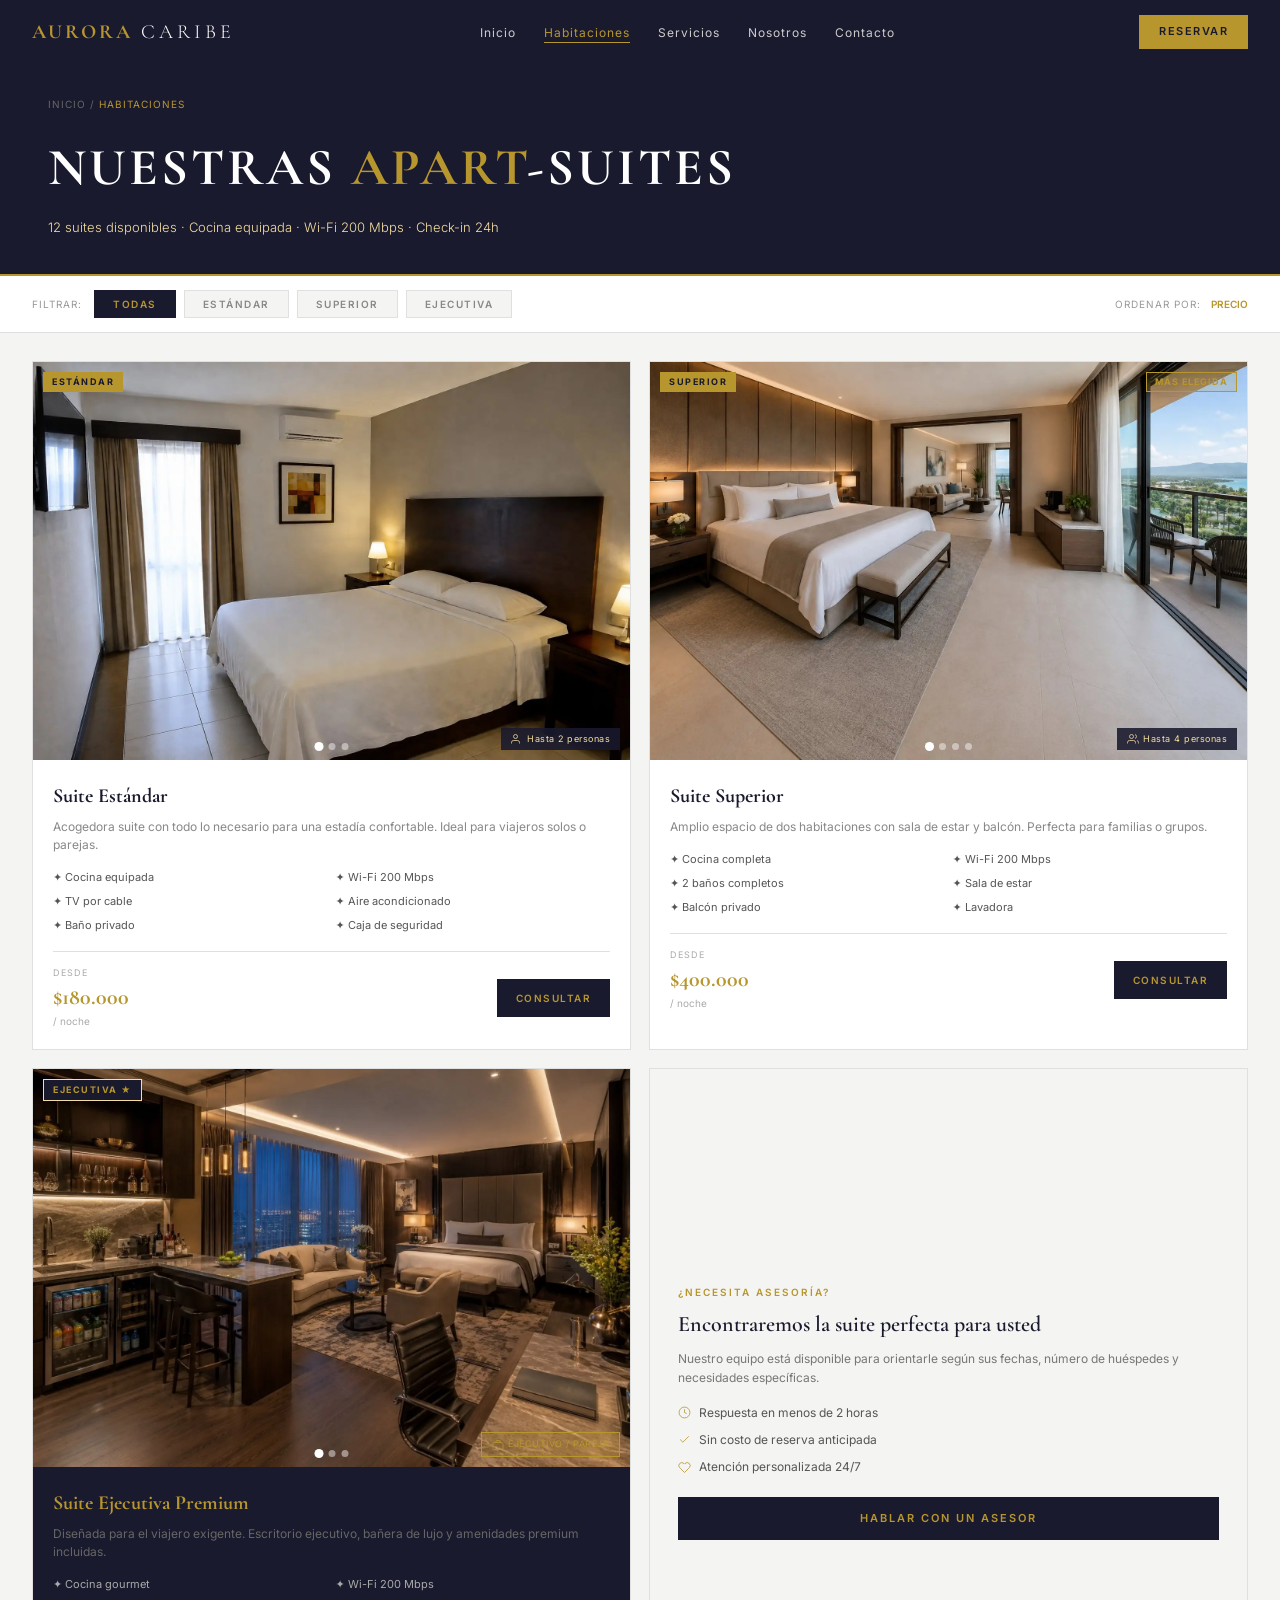
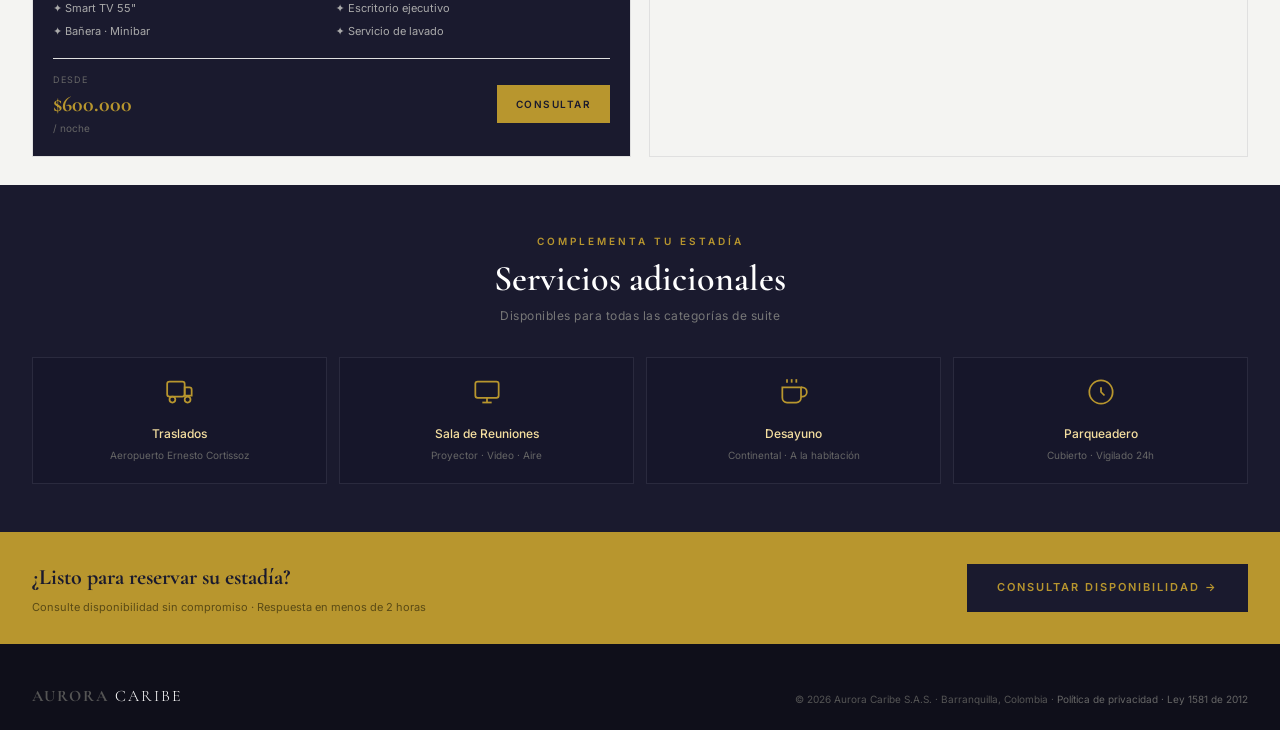
<file: Aurora Caribe 2.0/habitaciones.html>
<!DOCTYPE html>
<html lang="es">
<head>
  <meta charset="UTF-8">
  <meta name="viewport" content="width=device-width, initial-scale=1.0">
  <meta name="description" content="Conoce nuestras Apart-Suites en Barranquilla: Estándar, Superior y Ejecutiva Premium. Cocina equipada, Wi-Fi 200 Mbps y check-in 24h en El Prado.">
  <title>Habitaciones | Aurora Caribe · Apart-Hotel Barranquilla</title>
  <link rel="preconnect" href="https://fonts.googleapis.com">
  <link rel="preconnect" href="https://fonts.gstatic.com" crossorigin>
  <link href="https://fonts.googleapis.com/css2?family=Cormorant+Garamond:ital,wght@0,300;0,400;0,600;0,700;1,400&family=Inter:wght@300;400;500;600&display=swap" rel="stylesheet">
  <link rel="stylesheet" href="css/style.css">
</head>
<body>

  <!-- ═══ NAVBAR ═══ -->
  <nav class="navbar" id="navbar" role="navigation" aria-label="Navegación principal">
    <a href="index.html" class="nav-logo" aria-label="Aurora Caribe - Inicio">
      AURORA <span>CARIBE</span>
    </a>
    <button class="nav-toggle" id="navToggle" aria-label="Abrir menú" aria-expanded="false" aria-controls="navMenu">
      <span></span><span></span><span></span>
    </button>
    <ul class="nav-links" id="navMenu" role="list">
      <li><a href="index.html">Inicio</a></li>
      <li><a href="habitaciones.html" class="active">Habitaciones</a></li>
      <li><a href="index.html#servicios">Servicios</a></li>
      <li><a href="index.html#nosotros">Nosotros</a></li>
      <li><a href="contacto.html">Contacto</a></li>
    </ul>
    <a href="contacto.html" class="btn-reservar">RESERVAR</a>
  </nav>

  <!-- ═══ HEADER ═══ -->
  <header class="page-header" aria-label="Encabezado de habitaciones">
    <div class="breadcrumb" aria-label="Ruta de navegación">
      <a href="index.html">INICIO</a> <span aria-hidden="true">/</span> <span class="current">HABITACIONES</span>
    </div>
    <h1>NUESTRAS <em>APART</em>-SUITES</h1>
    <p class="page-header-sub">12 suites disponibles · Cocina equipada · Wi-Fi 200 Mbps · Check-in 24h</p>
  </header>

  <!-- ═══ FILTROS ═══ -->
  <div class="filters-bar" role="tablist" aria-label="Filtrar suites por categoría">
    <span class="filter-label" aria-hidden="true">FILTRAR:</span>
    <button class="filter-tab active" data-filter="all" role="tab" aria-selected="true">TODAS</button>
    <button class="filter-tab" data-filter="estandar" role="tab" aria-selected="false">ESTÁNDAR</button>
    <button class="filter-tab" data-filter="superior" role="tab" aria-selected="false">SUPERIOR</button>
    <button class="filter-tab" data-filter="ejecutiva" role="tab" aria-selected="false">EJECUTIVA</button>
    <div class="filter-right">
      <span class="filter-label" aria-hidden="true">ORDENAR POR:</span>
      <span class="order-label">PRECIO</span>
    </div>
  </div>

  <!-- ═══ GRID SUITES ═══ -->
  <main class="hab-body" id="main-content">
    <div class="hab-grid" id="suitesGrid">

      <article class="suite-card-full" data-category="estandar" aria-label="Suite Estándar">
        <div class="suite-img-wrap">
          <span class="suite-badge">ESTÁNDAR</span>
          <span class="suite-capacity">
            <svg viewBox="0 0 24 24" fill="none" stroke="currentColor" stroke-width="1.5" width="12" height="12" aria-hidden="true"><path d="M17 21v-2a4 4 0 0 0-4-4H5a4 4 0 0 0-4 4v2"/><circle cx="9" cy="7" r="4"/></svg>
            Hasta 2 personas
          </span>
          <!-- Carrusel Estándar -->
          <div class="carousel" id="carousel-estandar" aria-label="Fotos Suite Estándar">
            <div class="carousel-track">
              <img src="img/estandar-1.webp" alt="Suite Estándar — habitación" loading="lazy">
              <img src="img/estandar-2.webp" alt="Suite Estándar — baño" loading="lazy">
              <img src="img/estandar-3.webp" alt="Suite Estándar — cocina" loading="lazy">
            </div>
            <button class="carousel-btn prev" aria-label="Foto anterior" onclick="moveCarousel('carousel-estandar', -1)">&#8249;</button>
            <button class="carousel-btn next" aria-label="Foto siguiente" onclick="moveCarousel('carousel-estandar', 1)">&#8250;</button>
            <div class="carousel-dots" id="dots-estandar">
              <span class="dot active" onclick="goToSlide('carousel-estandar', 0)"></span>
              <span class="dot" onclick="goToSlide('carousel-estandar', 1)"></span>
              <span class="dot" onclick="goToSlide('carousel-estandar', 2)"></span>
            </div>
          </div>
        </div>
        <div class="suite-body-full">
          <h2 class="suite-name">Suite Estándar</h2>
          <p class="suite-desc-full">Acogedora suite con todo lo necesario para una estadía confortable. Ideal para viajeros solos o parejas.</p>
          <div class="suite-amenities-grid" aria-label="Amenidades">
            <span>✦ Cocina equipada</span><span>✦ Wi-Fi 200 Mbps</span>
            <span>✦ TV por cable</span><span>✦ Aire acondicionado</span>
            <span>✦ Baño privado</span><span>✦ Caja de seguridad</span>
          </div>
          <div class="suite-footer-full">
            <div class="price-block">
              <span class="price-from">DESDE</span>
              <span class="price-amount">$180.000</span>
              <span class="price-unit">/ noche</span>
            </div>
            <a href="contacto.html?suite=estandar" class="btn-suite-full">CONSULTAR</a>
          </div>
        </div>
      </article>

      <article class="suite-card-full featured" data-category="superior" aria-label="Suite Superior — Más elegida">
        <div class="suite-img-wrap">
          <span class="suite-badge">SUPERIOR</span>
          <span class="suite-badge-best">MÁS ELEGIDA</span>
          <span class="suite-capacity">
            <svg viewBox="0 0 24 24" fill="none" stroke="currentColor" stroke-width="1.5" width="12" height="12" aria-hidden="true"><path d="M17 21v-2a4 4 0 0 0-4-4H5a4 4 0 0 0-4 4v2"/><circle cx="9" cy="7" r="4"/><path d="M23 21v-2a4 4 0 0 0-3-3.87"/><path d="M16 3.13a4 4 0 0 1 0 7.75"/></svg>
            Hasta 4 personas
          </span>
          <!-- Carrusel Superior -->
          <div class="carousel" id="carousel-superior" aria-label="Fotos Suite Superior">
            <div class="carousel-track">
              <img src="img/superior-1.webp" alt="Suite Superior — habitación con balcón" loading="lazy">
              <img src="img/superior-2.webp" alt="Suite Superior — sala de estar" loading="lazy">
              <img src="img/superior-3.webp" alt="Suite Superior — baños de lujo" loading="lazy">
              <img src="img/superior-4.webp" alt="Suite Superior — cocina gourmet" loading="lazy">
            </div>
            <button class="carousel-btn prev" aria-label="Foto anterior" onclick="moveCarousel('carousel-superior', -1)">&#8249;</button>
            <button class="carousel-btn next" aria-label="Foto siguiente" onclick="moveCarousel('carousel-superior', 1)">&#8250;</button>
            <div class="carousel-dots" id="dots-superior">
              <span class="dot active" onclick="goToSlide('carousel-superior', 0)"></span>
              <span class="dot" onclick="goToSlide('carousel-superior', 1)"></span>
              <span class="dot" onclick="goToSlide('carousel-superior', 2)"></span>
              <span class="dot" onclick="goToSlide('carousel-superior', 3)"></span>
            </div>
          </div>
        </div>
        <div class="suite-body-full">
          <h2 class="suite-name">Suite Superior</h2>
          <p class="suite-desc-full">Amplio espacio de dos habitaciones con sala de estar y balcón. Perfecta para familias o grupos.</p>
          <div class="suite-amenities-grid">
            <span>✦ Cocina completa</span><span>✦ Wi-Fi 200 Mbps</span>
            <span>✦ 2 baños completos</span><span>✦ Sala de estar</span>
            <span>✦ Balcón privado</span><span>✦ Lavadora</span>
          </div>
          <div class="suite-footer-full">
            <div class="price-block">
              <span class="price-from">DESDE</span>
              <span class="price-amount">$400.000</span>
              <span class="price-unit">/ noche</span>
            </div>
            <a href="contacto.html?suite=superior" class="btn-suite-full">CONSULTAR</a>
          </div>
        </div>
      </article>

      <article class="suite-card-full premium-dark" data-category="ejecutiva" aria-label="Suite Ejecutiva Premium">
        <div class="suite-img-wrap">
          <span class="suite-badge gold">EJECUTIVA ★</span>
          <span class="suite-capacity" style="background:rgba(184,150,46,.2);color:var(--dorado);border:1px solid var(--dorado);">
            <svg viewBox="0 0 24 24" fill="none" stroke="currentColor" stroke-width="1.5" width="12" height="12" aria-hidden="true"><rect x="2" y="7" width="20" height="14" rx="2"/><path d="M16 7V5a2 2 0 0 0-2-2h-4a2 2 0 0 0-2 2v2"/></svg>
            EJECUTIVO / PAREJA
          </span>
          <!-- Carrusel Ejecutiva -->
          <div class="carousel" id="carousel-ejecutiva" aria-label="Fotos Suite Ejecutiva Premium">
            <div class="carousel-track">
              <img src="img/ejecutiva-1.webp" alt="Suite Ejecutiva — vista general con minibar y escritorio" loading="lazy">
              <img src="img/ejecutiva-2.webp" alt="Suite Ejecutiva — cocina gourmet" loading="lazy">
              <img src="img/ejecutiva-3.webp" alt="Suite Ejecutiva — dormitorio premium con Smart TV" loading="lazy">
            </div>
            <button class="carousel-btn prev" aria-label="Foto anterior" onclick="moveCarousel('carousel-ejecutiva', -1)">&#8249;</button>
            <button class="carousel-btn next" aria-label="Foto siguiente" onclick="moveCarousel('carousel-ejecutiva', 1)">&#8250;</button>
            <div class="carousel-dots" id="dots-ejecutiva">
              <span class="dot active" onclick="goToSlide('carousel-ejecutiva', 0)"></span>
              <span class="dot" onclick="goToSlide('carousel-ejecutiva', 1)"></span>
              <span class="dot" onclick="goToSlide('carousel-ejecutiva', 2)"></span>
            </div>
          </div>
        </div>
        <div class="suite-body-full dark">
          <h2 class="suite-name gold-text">Suite Ejecutiva Premium</h2>
          <p class="suite-desc-full muted">Diseñada para el viajero exigente. Escritorio ejecutivo, bañera de lujo y amenidades premium incluidas.</p>
          <div class="suite-amenities-grid muted">
            <span>✦ Cocina gourmet</span><span>✦ Wi-Fi 200 Mbps</span>
            <span>✦ Smart TV 55"</span><span>✦ Escritorio ejecutivo</span>
            <span>✦ Bañera · Minibar</span><span>✦ Servicio de lavado</span>
          </div>
          <div class="suite-footer-full">
            <div class="price-block">
              <span class="price-from muted-text">DESDE</span>
              <span class="price-amount gold-text">$600.000</span>
              <span class="price-unit muted-text">/ noche</span>
            </div>
            <a href="contacto.html?suite=ejecutiva" class="btn-suite-full gold-btn">CONSULTAR</a>
          </div>
        </div>
      </article>

      <!-- Tarjeta asesoría -->
      <div class="asesoria-card" aria-label="Solicitar asesoría personalizada">
        <p class="asesoria-label">¿NECESITA ASESORÍA?</p>
        <h3 class="asesoria-title">Encontraremos la suite perfecta para usted</h3>
        <p class="asesoria-text">Nuestro equipo está disponible para orientarle según sus fechas, número de huéspedes y necesidades específicas.</p>
        <ul class="asesoria-list" aria-label="Ventajas del servicio de asesoría">
          <li>
            <svg viewBox="0 0 24 24" fill="none" stroke="currentColor" stroke-width="1.5" width="13" height="13" aria-hidden="true"><circle cx="12" cy="12" r="10"/><polyline points="12 6 12 12 16 14"/></svg>
            Respuesta en menos de 2 horas
          </li>
          <li>
            <svg viewBox="0 0 24 24" fill="none" stroke="currentColor" stroke-width="1.5" width="13" height="13" aria-hidden="true"><polyline points="20 6 9 17 4 12"/></svg>
            Sin costo de reserva anticipada
          </li>
          <li>
            <svg viewBox="0 0 24 24" fill="none" stroke="currentColor" stroke-width="1.5" width="13" height="13" aria-hidden="true"><path d="M20.84 4.61a5.5 5.5 0 0 0-7.78 0L12 5.67l-1.06-1.06a5.5 5.5 0 0 0-7.78 7.78l1.06 1.06L12 21.23l7.78-7.78 1.06-1.06a5.5 5.5 0 0 0 0-7.78z"/></svg>
            Atención personalizada 24/7
          </li>
        </ul>
        <a href="contacto.html" class="btn-asesor">HABLAR CON UN ASESOR</a>
      </div>

    </div><!-- /hab-grid -->

    <!-- SERVICIOS ADICIONALES -->
    <section class="servicios-section" aria-labelledby="servicios-hab-heading">
      <div class="section-header light">
        <p class="section-label">COMPLEMENTA TU ESTADÍA</p>
        <h2 class="section-title light" id="servicios-hab-heading">Servicios adicionales</h2>
        <p class="section-sub">Disponibles para todas las categorías de suite</p>
      </div>
      <div class="servicios-grid">
        <div class="servicio-card">
          <svg class="serv-icon" aria-hidden="true" viewBox="0 0 24 24" fill="none" stroke="currentColor" stroke-width="1.5"><rect x="1" y="3" width="15" height="13" rx="2"/><path d="M16 8h4a2 2 0 0 1 2 2v5H16V8Z"/><circle cx="5.5" cy="18.5" r="2.5"/><circle cx="18.5" cy="18.5" r="2.5"/></svg>
          <p class="serv-name">Traslados</p>
          <p class="serv-desc">Aeropuerto Ernesto Cortissoz</p>
        </div>
        <div class="servicio-card">
          <svg class="serv-icon" aria-hidden="true" viewBox="0 0 24 24" fill="none" stroke="currentColor" stroke-width="1.5"><rect x="2" y="3" width="20" height="14" rx="2"/><line x1="8" y1="21" x2="16" y2="21"/><line x1="12" y1="17" x2="12" y2="21"/></svg>
          <p class="serv-name">Sala de Reuniones</p>
          <p class="serv-desc">Proyector · Video · Aire</p>
        </div>
        <div class="servicio-card">
          <svg class="serv-icon" aria-hidden="true" viewBox="0 0 24 24" fill="none" stroke="currentColor" stroke-width="1.5"><path d="M18 8h1a4 4 0 0 1 0 8h-1"/><path d="M2 8h16v9a4 4 0 0 1-4 4H6a4 4 0 0 1-4-4V8Z"/><line x1="6" y1="1" x2="6" y2="4"/><line x1="10" y1="1" x2="10" y2="4"/><line x1="14" y1="1" x2="14" y2="4"/></svg>
          <p class="serv-name">Desayuno</p>
          <p class="serv-desc">Continental · A la habitación</p>
        </div>
        <div class="servicio-card">
          <svg class="serv-icon" aria-hidden="true" viewBox="0 0 24 24" fill="none" stroke="currentColor" stroke-width="1.5"><circle cx="12" cy="12" r="10"/><path d="M12 8v4l3 3"/></svg>
          <p class="serv-name">Parqueadero</p>
          <p class="serv-desc">Cubierto · Vigilado 24h</p>
        </div>
      </div>
    </section>

    <!-- CTA FINAL -->
    <section class="cta-final" aria-label="Llamado a la acción final">
      <div class="cta-final-left">
        <h2 class="cta-final-title">¿Listo para reservar su estadía?</h2>
        <p class="cta-final-sub">Consulte disponibilidad sin compromiso · Respuesta en menos de 2 horas</p>
      </div>
      <a href="contacto.html" class="btn-primary">CONSULTAR DISPONIBILIDAD →</a>
    </section>

  </main>

  <!-- ═══ FOOTER ═══ -->
  <footer class="footer" role="contentinfo">
    <div class="footer-bottom" style="padding-top:0;border-top:none;">
      <p class="footer-logo" style="font-size:16px;">AURORA <span>CARIBE</span></p>
      <p>© 2026 Aurora Caribe S.A.S. · Barranquilla, Colombia · <a href="contacto.html#privacidad-texto">Política de privacidad · Ley 1581 de 2012</a></p>
    </div>
  </footer>

  <script src="js/main.js"></script>

  <!-- ═══ ESTILOS CARRUSEL ═══ -->
  <style>
    .carousel {
      position: relative;
      width: 100%;
      height: 100%;
      overflow: hidden;
      display: block;
    }
    .carousel-track {
      display: flex;
      height: 100%;
      transition: transform 0.45s cubic-bezier(0.4, 0, 0.2, 1);
      will-change: transform;
    }
    .carousel-track img {
      min-width: 100%;
      width: 100%;
      height: 100%;
      object-fit: cover;
      flex-shrink: 0;
      display: block;
    }
    .carousel-btn {
      position: absolute;
      top: 50%;
      transform: translateY(-50%);
      background: rgba(10, 10, 10, 0.55);
      color: #fff;
      border: 1px solid rgba(255,255,255,0.25);
      width: 38px;
      height: 38px;
      border-radius: 50%;
      font-size: 22px;
      line-height: 1;
      cursor: pointer;
      display: flex;
      align-items: center;
      justify-content: center;
      transition: background 0.2s, opacity 0.2s;
      z-index: 10;
      padding: 0;
      opacity: 0;
    }
    .suite-img-wrap:hover .carousel-btn { opacity: 1; }
    .carousel-btn:hover { background: rgba(10,10,10,0.82); }
    .carousel-btn.prev { left: 10px; }
    .carousel-btn.next { right: 10px; }
    .carousel-dots {
      position: absolute;
      bottom: 10px;
      left: 50%;
      transform: translateX(-50%);
      display: flex;
      gap: 6px;
      z-index: 10;
    }
    .dot {
      width: 7px;
      height: 7px;
      border-radius: 50%;
      background: rgba(255,255,255,0.45);
      cursor: pointer;
      transition: background 0.2s, transform 0.2s;
      border: none;
    }
    .dot.active {
      background: #fff;
      transform: scale(1.3);
    }
  </style>

  <!-- ═══ JAVASCRIPT CARRUSEL ═══ -->
  <script>
    (function () {
      var state = {};

      function initCarousel(id) {
        state[id] = { index: 0 };
      }

      function getTotal(id) {
        return document.querySelectorAll('#' + id + ' .carousel-track img').length;
      }

      function updateCarousel(id) {
        var idx   = state[id].index;
        var track = document.querySelector('#' + id + ' .carousel-track');
        var dots  = document.querySelectorAll('#dots-' + id.replace('carousel-', '') + ' .dot');
        if (track) track.style.transform = 'translateX(-' + (idx * 100) + '%)';
        dots.forEach(function (d, i) {
          d.classList.toggle('active', i === idx);
        });
      }

      window.moveCarousel = function (id, dir) {
        if (!state[id]) initCarousel(id);
        var total = getTotal(id);
        state[id].index = (state[id].index + dir + total) % total;
        updateCarousel(id);
      };

      window.goToSlide = function (id, idx) {
        if (!state[id]) initCarousel(id);
        state[id].index = idx;
        updateCarousel(id);
      };

      // Inicializar todos los carruseles
      ['carousel-estandar', 'carousel-superior', 'carousel-ejecutiva'].forEach(initCarousel);

      // Soporte swipe táctil
      document.querySelectorAll('.carousel').forEach(function (el) {
        var startX = null;
        var id = el.id;
        el.addEventListener('touchstart', function (e) { startX = e.touches[0].clientX; }, { passive: true });
        el.addEventListener('touchend', function (e) {
          if (startX === null) return;
          var diff = startX - e.changedTouches[0].clientX;
          if (Math.abs(diff) > 40) window.moveCarousel(id, diff > 0 ? 1 : -1);
          startX = null;
        });
      });
    })();
  </script>
</body>
</html>
</file>
<file: Aurora Caribe 2.0/css/style.css>
/* ═══════════════════════════════════════════════════════
   AURORA CARIBE — Sistema de diseño
   Paleta: Oscuro #1A1A2E · Dorado #B8962E · Neutros
   Tipografía: Cormorant Garamond (serif) + Inter (sans)
   ═══════════════════════════════════════════════════════ */

:root {
  --oscuro:       #1A1A2E;
  --oscuro-deep:  #0F0F1A;
  --dorado:       #B8962E;
  --dorado-claro: #F5DFA0;
  --neutro-osc:   #2D2D2D;
  --neutro-med:   #555555;
  --neutro-clr:   #F4F4F2;
  --blanco:       #FFFFFF;
  --borde:        #E0E0E0;
  --serif:        'Cormorant Garamond', Georgia, serif;
  --sans:         'Inter', system-ui, sans-serif;
  --transition:   0.25s ease;
  --shadow-card:  0 4px 24px rgba(0,0,0,0.08);
}

/* ── RESET ── */
*, *::before, *::after { box-sizing: border-box; margin: 0; padding: 0; }
html { scroll-behavior: smooth; font-size: 16px; }
body { font-family: var(--sans); background: var(--neutro-clr); color: var(--neutro-osc); line-height: 1.6; }
img { max-width: 100%; display: block; }
a { text-decoration: none; color: inherit; }
ul { list-style: none; }
button { cursor: pointer; font-family: var(--sans); }

/* ── SKIP LINK (accesibilidad) ── */
.skip-link {
  position: absolute; top: -40px; left: 0;
  background: var(--dorado); color: var(--oscuro);
  padding: 8px 16px; z-index: 9999; font-weight: 600;
}
.skip-link:focus { top: 0; }

/* ═══════════════════════════
   NAVBAR
═══════════════════════════ */
.navbar {
  position: fixed; top: 0; left: 0; right: 0; z-index: 1000;
  background: var(--oscuro);
  display: flex; align-items: center; justify-content: space-between;
  padding: 0 32px; height: 64px;
  transition: box-shadow var(--transition);
}
.navbar.scrolled { box-shadow: 0 2px 20px rgba(0,0,0,0.3); }

.nav-logo {
  font-family: var(--serif);
  color: var(--dorado);
  font-size: 20px; font-weight: 700; letter-spacing: 3px;
  line-height: 1.1;
}
.nav-logo span { color: var(--blanco); font-weight: 300; letter-spacing: 4px; }

.nav-links {
  display: flex; align-items: center; gap: 28px;
}
.nav-links a {
  color: #cccccc; font-size: 12px; letter-spacing: 1px;
  font-weight: 400; transition: color var(--transition);
  padding-bottom: 2px;
}
.nav-links a:hover,
.nav-links a.active { color: var(--dorado); }
.nav-links a.active { border-bottom: 1px solid var(--dorado); }

.btn-reservar {
  background: var(--dorado); color: var(--oscuro);
  padding: 8px 20px; font-size: 11px; font-weight: 600;
  letter-spacing: 1.5px; border: none;
  transition: background var(--transition);
  white-space: nowrap;
}
.btn-reservar:hover { background: var(--dorado-claro); }

.nav-toggle {
  display: none; flex-direction: column; gap: 5px;
  background: none; border: none; padding: 4px;
}
.nav-toggle span {
  display: block; width: 22px; height: 2px;
  background: var(--dorado); transition: var(--transition);
}

/* ═══════════════════════════
   HERO
═══════════════════════════ */
.hero {
  position: relative; min-height: 100vh;
  display: flex; align-items: center;
  overflow: hidden; padding-top: 64px;
}
.hero-bg {
  position: absolute; inset: 0;
  width: 100%; height: 100%; object-fit: cover;
  z-index: 0;
}
.hero-overlay {
  position: absolute; inset: 0;
  background: linear-gradient(135deg, rgba(26,26,46,0.92) 0%, rgba(26,26,46,0.75) 60%, rgba(26,26,46,0.5) 100%);
  z-index: 1;
}
.hero-content {
  position: relative; z-index: 2;
  padding: 64px 48px; max-width: 800px;
}
.hero-tag {
  color: var(--dorado); font-size: 11px; letter-spacing: 3px;
  font-weight: 500; margin-bottom: 16px;
}
.hero-title {
  font-family: var(--serif);
  font-size: clamp(42px, 6vw, 72px);
  font-weight: 700; color: var(--dorado);
  letter-spacing: 5px; line-height: 1.05; margin-bottom: 6px;
}
.hero-title span { color: var(--blanco); font-weight: 300; }
.hero-desc {
  color: var(--blanco); font-size: 15px; font-weight: 300;
  line-height: 1.7; margin: 16px 0 32px; max-width: 580px;
}
.hero-ctas { display: flex; gap: 12px; flex-wrap: wrap; margin-bottom: 40px; }

.btn-primary {
  display: inline-block;
  background: var(--dorado); color: var(--oscuro);
  padding: 13px 28px; font-size: 11px; font-weight: 600;
  letter-spacing: 2px; border: 2px solid var(--dorado);
  transition: all var(--transition);
}
.btn-primary:hover {
  background: var(--dorado-claro); border-color: var(--dorado-claro);
}
.btn-outline {
  display: inline-block;
  background: transparent; color: var(--dorado);
  padding: 13px 28px; font-size: 11px; font-weight: 500;
  letter-spacing: 2px; border: 1.5px solid var(--dorado);
  transition: all var(--transition);
}
.btn-outline:hover { background: rgba(184,150,46,0.1); }

.hero-stats {
  display: flex; gap: 36px; flex-wrap: wrap;
  padding-top: 28px; border-top: 0.5px solid rgba(255,255,255,0.15);
}
.stat { display: flex; flex-direction: column; gap: 2px; }
.stat-num {
  font-family: var(--serif); font-size: 26px;
  color: var(--dorado); font-weight: 700; line-height: 1;
}
.stat-label { font-size: 9px; color: #666; letter-spacing: 1.5px; }

/* ═══════════════════════════
   PROPUESTA DE VALOR
═══════════════════════════ */
.props-section {
  display: grid; grid-template-columns: repeat(3, 1fr);
  background: var(--blanco);
  border-bottom: 1px solid var(--borde);
}
.prop-item {
  padding: 28px 24px; text-align: center;
  border-right: 1px solid var(--borde);
}
.prop-item:last-child { border-right: none; }
.prop-icon {
  width: 32px; height: 32px; color: var(--dorado);
  margin: 0 auto 12px;
}
.prop-title {
  font-family: var(--serif); font-size: 17px; font-weight: 600;
  color: var(--oscuro); margin-bottom: 4px;
}
.prop-sub { font-size: 11px; color: var(--neutro-med); }

/* ═══════════════════════════
   SECCIONES — HEADER
═══════════════════════════ */
.section-header { padding: 48px 32px 32px; }
.section-header.light { text-align: center; }
.section-label {
  font-size: 10px; letter-spacing: 3px; color: var(--dorado);
  font-weight: 600; margin-bottom: 8px; display: block;
}
.section-title {
  font-family: var(--serif); font-size: clamp(26px, 4vw, 36px);
  font-weight: 600; color: var(--oscuro); line-height: 1.2;
}
.section-title.light { color: var(--blanco); }
.section-sub { font-size: 12px; color: #777; margin-top: 6px; letter-spacing: 0.5px; }

/* ═══════════════════════════
   SUITES — HOME GRID
═══════════════════════════ */
.suites-section { padding: 0 32px 48px; background: var(--neutro-clr); }
.suites-grid {
  display: grid; grid-template-columns: repeat(3, 1fr);
  gap: 18px;
}
.suite-card {
  background: var(--blanco); border: 0.5px solid var(--borde);
  overflow: hidden; transition: transform var(--transition), box-shadow var(--transition);
}
.suite-card:hover { transform: translateY(-4px); box-shadow: var(--shadow-card); }
.suite-card.featured { border: 0.5px solid var(--borde); }
.suite-card.premium { border-color: var(--borde); }

.suite-img-wrap { position: relative; overflow: hidden; }
.suite-img-wrap img {
  width: 100%; height: 200px; object-fit: cover;
  transition: transform 0.4s ease;
}
.suite-card:hover .suite-img-wrap img { transform: scale(1.03); }

.suite-badge {
  position: absolute; top: 10px; left: 10px; z-index: 1;
  background: var(--dorado); color: var(--oscuro);
  font-size: 9px; font-weight: 700; letter-spacing: 1.5px;
  padding: 3px 9px;
}
.suite-badge.gold {
  background: var(--oscuro); color: var(--dorado);
  border: 1px solid var(--dorado-claro);
}
.suite-badge-best {
  position: absolute; top: 10px; right: 10px; z-index: 1;
  background: rgba(184,150,46,0.15); border: 1px solid var(--dorado);
  color: var(--dorado); font-size: 9px; font-weight: 700;
  letter-spacing: 1px; padding: 2px 8px;
}

.suite-body { padding: 18px; }
.suite-cat { font-size: 10px; color: #999; letter-spacing: 0.5px; margin-bottom: 10px; }
.suite-amenities {
  font-size: 11px; color: var(--neutro-med);
  display: grid; grid-template-columns: 1fr 1fr;
  gap: 3px; margin-bottom: 12px; line-height: 1.7;
}
.suite-price {
  font-size: 13px; color: var(--dorado); font-weight: 500;
  letter-spacing: 0.5px; margin-bottom: 12px;
}
.suite-price strong { font-weight: 700; }
.gold-price { color: var(--dorado); }

.btn-suite {
  display: block; text-align: center;
  background: var(--oscuro); color: var(--dorado);
  font-size: 10px; font-weight: 600; letter-spacing: 1.5px;
  padding: 10px; transition: all var(--transition);
}
.btn-suite:hover { background: var(--dorado); color: var(--oscuro); }
.gold-btn {
  background: var(--dorado) !important; color: var(--oscuro) !important;
}
.gold-btn:hover { background: var(--dorado-claro) !important; }

/* ═══════════════════════════
   SERVICIOS
═══════════════════════════ */
.servicios-section { background: var(--oscuro); padding-bottom: 48px; }
.servicios-grid {
  display: grid; grid-template-columns: repeat(4, 1fr);
  gap: 12px; padding: 0 32px;
}
.servicio-card {
  background: #16162A; border: 0.5px solid #2a2a3e;
  padding: 20px 16px; text-align: center;
  transition: border-color var(--transition);
}
.servicio-card:hover { border-color: var(--dorado); }
.serv-icon {
  width: 28px; height: 28px; color: var(--dorado);
  margin: 0 auto 10px;
}
.serv-name { font-size: 12px; color: var(--dorado-claro); font-weight: 500; margin-bottom: 4px; }
.serv-desc { font-size: 10px; color: #666; }

/* ═══════════════════════════
   NOSOTROS
═══════════════════════════ */
.nosotros-section {
  display: grid; grid-template-columns: 1fr 1fr;
  background: var(--blanco); min-height: 420px;
}
.nosotros-content {
  padding: 64px 48px; display: flex; flex-direction: column;
  justify-content: center; gap: 16px;
}
.nosotros-text { font-size: 14px; color: var(--neutro-med); line-height: 1.8; }
.nosotros-img-wrap { overflow: hidden; }
.nosotros-img-wrap img {
  width: 100%; height: 100%; object-fit: cover;
  transition: transform 0.6s ease;
}
.nosotros-img-wrap:hover img { transform: scale(1.04); }

/* ═══════════════════════════
   TESTIMONIOS
═══════════════════════════ */
.testi-section { background: var(--oscuro); padding-bottom: 56px; }
.testi-grid {
  display: grid; grid-template-columns: repeat(3, 1fr);
  gap: 14px; padding: 0 32px;
}
.testi-card {
  border: 0.5px solid #333; padding: 22px 20px;
  transition: border-color var(--transition);
}
.testi-card:hover { border-color: var(--dorado); }
.testi-stars { color: var(--dorado); font-size: 13px; letter-spacing: 2px; margin-bottom: 12px; }
.testi-text {
  font-family: var(--serif); font-size: 15px; font-style: italic;
  color: var(--dorado-claro); line-height: 1.6; margin-bottom: 12px;
}
.testi-author { font-size: 10px; color: #888; letter-spacing: 1.5px; font-style: normal; }

/* ═══════════════════════════
   FOOTER
═══════════════════════════ */
.footer { background: var(--oscuro-deep); padding: 40px 32px 16px; }
.footer-grid {
  display: grid; grid-template-columns: 2fr 1fr 1fr;
  gap: 32px; margin-bottom: 24px;
}
.footer-logo {
  font-family: var(--serif); font-size: 18px;
  color: var(--dorado); font-weight: 700; letter-spacing: 2px;
  margin-bottom: 4px;
}
.footer-logo span { color: var(--blanco); font-weight: 300; }
.footer-tagline { font-size: 9px; color: #666; letter-spacing: 2px; margin-bottom: 10px; }
.footer-desc { font-size: 11px; color: #555; line-height: 1.7; margin-bottom: 16px; }

.footer-socials { display: flex; gap: 12px; }
.footer-socials a { color: #666; transition: color var(--transition); }
.footer-socials a:hover { color: var(--dorado); }
.footer-socials svg { width: 18px; height: 18px; }

.footer-col-title {
  font-size: 10px; color: var(--dorado); letter-spacing: 2px;
  font-weight: 600; margin-bottom: 12px;
}
.footer-col ul { display: flex; flex-direction: column; gap: 7px; }
.footer-col li {
  font-size: 11px; color: #888;
  display: flex; align-items: center; gap: 7px;
}
.footer-col li svg { width: 13px; height: 13px; color: var(--dorado); flex-shrink: 0; }
.footer-col li a { color: #888; transition: color var(--transition); }
.footer-col li a:hover { color: var(--dorado); }

.footer-bottom {
  border-top: 0.5px solid #1e1e30;
  padding-top: 14px;
  display: flex; justify-content: space-between; align-items: center;
  flex-wrap: wrap; gap: 8px;
}
.footer-bottom p { font-size: 10px; color: #555; }
.footer-bottom a { color: #666; transition: color var(--transition); }
.footer-bottom a:hover { color: var(--dorado); }

/* ═══════════════════════════
   PAGE HEADER (Contacto / Habitaciones)
═══════════════════════════ */
.page-header {
  background: var(--oscuro); padding: 96px 48px 36px;
  border-bottom: 2px solid var(--dorado);
}
.breadcrumb { font-size: 10px; color: #666; letter-spacing: 1px; margin-bottom: 14px; }
.breadcrumb a { color: #666; transition: color var(--transition); }
.breadcrumb a:hover { color: var(--dorado); }
.breadcrumb .current { color: var(--dorado); }
.page-header h1 {
  font-family: var(--serif); font-size: clamp(32px, 5vw, 52px);
  font-weight: 700; color: var(--blanco); letter-spacing: 3px; margin-bottom: 8px;
}
.page-header h1 em { color: var(--dorado); font-style: normal; }
.page-header-sub {
  color: var(--dorado-claro); font-size: 13px; font-weight: 300;
  display: flex; align-items: center; gap: 6px;
}
.page-header-sub svg { color: var(--dorado); }

/* ═══════════════════════════
   CONTACTO — LAYOUT
═══════════════════════════ */
.contacto-body {
  display: grid; grid-template-columns: 1fr 340px;
  gap: 0; background: var(--neutro-clr); min-height: 600px;
}

.form-col {
  padding: 40px 48px; background: var(--blanco);
  border-right: 1px solid var(--borde);
}
.form-title {
  font-family: var(--serif); font-size: 24px; font-weight: 600;
  color: var(--oscuro); margin-bottom: 4px;
}
.form-required-note { font-size: 11px; color: #999; margin-bottom: 24px; letter-spacing: 0.3px; }

.field { display: flex; flex-direction: column; margin-bottom: 16px; }
.field-label {
  font-size: 11px; font-weight: 500; color: var(--neutro-med);
  letter-spacing: 0.5px; margin-bottom: 6px;
}
.field-label span { color: var(--dorado); }

input[type="text"],
input[type="email"],
input[type="tel"],
input[type="number"],
select,
textarea {
  background: var(--neutro-clr); border: 1px solid var(--borde);
  padding: 10px 12px; font-family: var(--sans); font-size: 13px;
  color: var(--oscuro); transition: border-color var(--transition), box-shadow var(--transition);
  width: 100%; outline: none; border-radius: 0;
  -webkit-appearance: none; appearance: none;
}
input:focus, select:focus, textarea:focus {
  border-color: var(--dorado);
  box-shadow: 0 0 0 3px rgba(184,150,46,0.12);
}
input.error, select.error, textarea.error { border-color: #dc2626; }
textarea { resize: vertical; min-height: 100px; }
select { cursor: pointer; background-image: url("data:image/svg+xml,%3Csvg xmlns='http://www.w3.org/2000/svg' viewBox='0 0 24 24' fill='none' stroke='%23B8962E' stroke-width='2'%3E%3Cpolyline points='6 9 12 15 18 9'/%3E%3C/svg%3E"); background-repeat: no-repeat; background-position: right 10px center; background-size: 16px; padding-right: 32px; }

.field-row { display: grid; grid-template-columns: 1fr 1fr; gap: 14px; }
.date-inputs { display: grid; grid-template-columns: 1fr 1fr 1.4fr; gap: 6px; }
.date-inputs input { text-align: center; }

.field-error { font-size: 11px; color: #dc2626; margin-top: 4px; min-height: 16px; }

.habeas-row {
  display: flex; align-items: flex-start; gap: 10px;
  margin-bottom: 6px;
}
.habeas-row input[type="checkbox"] {
  width: 14px; height: 14px; min-width: 14px;
  accent-color: var(--dorado); cursor: pointer; margin-top: 1px;
}
.habeas-label { font-size: 11px; color: #666; line-height: 1.5; }
.habeas-label a { color: var(--dorado); }
.habeas-label strong { color: var(--oscuro); }

.btn-submit {
  display: flex; align-items: center; justify-content: center; gap: 8px;
  width: 100%; background: var(--oscuro); color: var(--dorado);
  border: 2px solid var(--oscuro); padding: 14px;
  font-size: 11px; font-weight: 600; letter-spacing: 2px;
  margin-top: 16px; transition: all var(--transition);
}
.btn-submit:hover { background: var(--dorado); color: var(--oscuro); border-color: var(--dorado); }
.btn-submit:disabled { opacity: 0.5; cursor: not-allowed; }

.form-success[hidden] { display: none; }
.form-success {
  display: flex; align-items: flex-start; gap: 12px;
  background: #f0ede4; border-left: 3px solid var(--dorado);
  padding: 14px 16px; margin-top: 14px;
}
.form-success svg { color: var(--dorado); flex-shrink: 0; margin-top: 2px; }
.form-success strong { font-size: 13px; color: var(--oscuro); display: block; margin-bottom: 3px; }
.form-success p { font-size: 11px; color: #888; }

.privacidad-aviso {
  margin-top: 28px; padding: 16px 20px;
  background: var(--neutro-clr); border: 0.5px solid var(--borde);
  border-left: 3px solid var(--dorado);
}
.privacidad-aviso h3 {
  font-size: 12px; font-weight: 600; color: var(--oscuro);
  letter-spacing: 0.5px; margin-bottom: 8px;
}
.privacidad-aviso p { font-size: 11px; color: var(--neutro-med); line-height: 1.7; }
.privacidad-aviso a { color: var(--dorado); }

/* Columna info */
.info-col { padding: 32px 24px; background: var(--neutro-clr); }
.info-heading {
  font-size: 11px; letter-spacing: 2px; color: var(--dorado);
  font-weight: 600; margin-bottom: 20px;
}
.info-heading-sub {
  font-size: 11px; letter-spacing: 2px; color: var(--dorado);
  font-weight: 600; margin-bottom: 10px;
}
.info-item { display: flex; align-items: flex-start; gap: 12px; margin-bottom: 18px; }
.info-icon { color: var(--dorado); flex-shrink: 0; margin-top: 2px; width: 18px; height: 18px; }
.info-label { font-size: 10px; color: #aaa; letter-spacing: 1px; margin-bottom: 3px; }
.info-text { font-size: 12px; color: var(--neutro-med); line-height: 1.6; }
.info-phone { font-size: 13px; color: var(--dorado); font-weight: 500; display: block; }
.info-email { font-size: 12px; color: var(--dorado); }
.info-highlight { font-size: 11px; color: var(--dorado); margin-top: 4px; }
.info-subtext { font-size: 10px; color: #aaa; margin-top: 2px; }
.info-divider { border: none; border-top: 0.5px solid var(--borde); margin: 18px 0; }

.mapa-wrap {
  border: 0.5px solid var(--borde); overflow: hidden; margin-bottom: 12px;
}
.mapa-wrap iframe { display: block; }

.btn-whatsapp {
  display: flex; align-items: center; justify-content: center; gap: 8px;
  width: 100%; background: var(--oscuro); color: var(--dorado);
  border: 1px solid var(--dorado); padding: 11px;
  font-size: 11px; font-weight: 600; letter-spacing: 1.5px;
  transition: all var(--transition); margin-top: 4px;
}
.btn-whatsapp:hover { background: var(--dorado); color: var(--oscuro); }

/* ═══════════════════════════
   HABITACIONES — PAGE
═══════════════════════════ */
.filters-bar {
  display: flex; align-items: center; gap: 8px;
  background: var(--blanco); padding: 14px 32px;
  border-bottom: 1px solid var(--borde); flex-wrap: wrap;
}
.filter-label { font-size: 10px; color: #999; letter-spacing: 1px; margin-right: 4px; }
.filter-tab {
  padding: 7px 18px; font-size: 10px; letter-spacing: 1.5px;
  font-weight: 600; border: 1px solid var(--borde);
  background: var(--neutro-clr); color: #888;
  transition: all var(--transition);
}
.filter-tab.active {
  background: var(--oscuro); color: var(--dorado); border-color: var(--oscuro);
}
.filter-tab:hover:not(.active) { border-color: var(--dorado); color: var(--dorado); }
.filter-right { margin-left: auto; display: flex; align-items: center; gap: 6px; }
.order-label { font-size: 10px; color: var(--dorado); font-weight: 600; cursor: pointer; }

.hab-body { background: var(--neutro-clr); }
.hab-grid {
  display: grid; grid-template-columns: 1fr 1fr;
  gap: 18px; padding: 28px 32px;
}

.suite-card-full {
  background: var(--blanco); border: 0.5px solid var(--borde);
  overflow: hidden; transition: transform var(--transition), box-shadow var(--transition);
}
.suite-card-full:hover { transform: translateY(-3px); box-shadow: var(--shadow-card); }
.suite-card-full.featured { border: 0.5px solid var(--borde); }
.suite-card-full.premium-dark { border-color: var(--borde); }
.suite-card-full[hidden] { display: none; }

.suite-img-wrap { position: relative; overflow: hidden; }
.suite-img-wrap img { width: 100%; height: 200px; object-fit: cover; transition: transform 0.4s ease; }
.suite-card-full:hover .suite-img-wrap img { transform: scale(1.03); }

.suite-capacity {
  position: absolute; bottom: 10px; right: 10px; z-index: 1;
  background: rgba(26,26,46,0.88); color: var(--dorado-claro);
  font-size: 9px; padding: 4px 10px; letter-spacing: 0.5px;
  display: flex; align-items: center; gap: 4px;
}

.suite-body-full { padding: 20px; }
.suite-body-full.dark { background: var(--oscuro); }
.suite-name {
  font-family: var(--serif); font-size: 20px; font-weight: 700;
  color: var(--oscuro); margin-bottom: 6px;
}
.suite-name.gold-text { color: var(--dorado); }
.suite-desc-full { font-size: 12px; color: #888; margin-bottom: 14px; line-height: 1.5; }
.suite-desc-full.muted { color: #666; }

.suite-amenities-grid {
  display: grid; grid-template-columns: 1fr 1fr;
  gap: 4px 8px; margin-bottom: 16px; font-size: 11px; color: var(--neutro-med);
  line-height: 1.8;
}
.suite-amenities-grid.muted { color: #aaa; }

.suite-footer-full {
  display: flex; align-items: center; justify-content: space-between;
  padding-top: 14px; border-top: 0.5px solid var(--borde);
}
.price-block { display: flex; align-items: baseline; gap: 5px; flex-direction: column; }
.price-from { font-size: 9px; color: #aaa; letter-spacing: 1px; }
.price-from.muted-text { color: #666; }
.price-amount {
  font-family: var(--serif); font-size: 22px; font-weight: 700; color: var(--dorado); line-height: 1;
}
.price-amount.gold-text { color: var(--dorado); }
.price-unit { font-size: 10px; color: #aaa; }
.price-unit.muted-text { color: #666; }

.btn-suite-full {
  display: inline-block;
  background: var(--oscuro); color: var(--dorado);
  padding: 10px 18px; font-size: 10px; font-weight: 600;
  letter-spacing: 1.5px; border: 1px solid var(--oscuro);
  transition: all var(--transition); white-space: nowrap;
}
.btn-suite-full:hover { background: var(--dorado); color: var(--oscuro); border-color: var(--dorado); }
.btn-suite-full.gold-btn {
  background: var(--dorado); color: var(--oscuro); border-color: var(--dorado);
}
.btn-suite-full.gold-btn:hover { background: var(--dorado-claro); }

/* Asesoría card */
.asesoria-card {
  background: var(--neutro-clr); border: 0.5px solid var(--borde);
  padding: 28px; display: flex; flex-direction: column; justify-content: center;
}
.asesoria-label {
  font-size: 10px; color: var(--dorado); letter-spacing: 2px;
  font-weight: 600; margin-bottom: 10px;
}
.asesoria-title {
  font-family: var(--serif); font-size: 22px; font-weight: 600;
  color: var(--oscuro); line-height: 1.3; margin-bottom: 10px;
}
.asesoria-text { font-size: 12px; color: #777; line-height: 1.6; margin-bottom: 16px; }
.asesoria-list { display: flex; flex-direction: column; gap: 8px; margin-bottom: 20px; }
.asesoria-list li {
  font-size: 12px; color: var(--neutro-med);
  display: flex; align-items: center; gap: 8px;
}
.asesoria-list li svg { color: var(--dorado); flex-shrink: 0; }
.btn-asesor {
  display: block; text-align: center;
  background: var(--oscuro); color: var(--dorado);
  padding: 12px; font-size: 11px; font-weight: 600;
  letter-spacing: 2px; border: 1px solid var(--oscuro);
  transition: all var(--transition);
}
.btn-asesor:hover { background: var(--dorado); color: var(--oscuro); }

/* CTA final */
.cta-final {
  background: var(--dorado); padding: 28px 32px;
  display: flex; align-items: center; justify-content: space-between; gap: 20px;
  flex-wrap: wrap;
}
.cta-final-title {
  font-family: var(--serif); font-size: 22px; font-weight: 700; color: var(--oscuro);
}
.cta-final-sub { font-size: 11px; color: #5a4a15; margin-top: 4px; }
.cta-final .btn-primary {
  background: var(--oscuro); color: var(--dorado);
  border-color: var(--oscuro); white-space: nowrap;
}
.cta-final .btn-primary:hover { background: var(--oscuro-deep); }

/* ═══════════════════════════
   RESPONSIVE — TABLET
═══════════════════════════ */
@media (max-width: 900px) {
  .navbar { padding: 0 20px; }
  .nav-links { display: none; flex-direction: column; position: absolute;
    top: 64px; left: 0; right: 0; background: var(--oscuro);
    padding: 20px; gap: 16px; border-top: 1px solid #2a2a3e; }
  .nav-links.open { display: flex; }
  .nav-toggle { display: flex; }
  .btn-reservar { padding: 7px 14px; font-size: 10px; }

  .hero-content { padding: 48px 24px; }
  .hero-stats { gap: 20px; }

  .props-section { grid-template-columns: 1fr; }
  .prop-item { border-right: none; border-bottom: 1px solid var(--borde); }
  .prop-item:last-child { border-bottom: none; }

  .suites-grid { grid-template-columns: 1fr; }
  .suites-section { padding: 0 20px 40px; }

  .servicios-grid { grid-template-columns: 1fr 1fr; padding: 0 20px; }

  .nosotros-section { grid-template-columns: 1fr; }
  .nosotros-img-wrap { height: 280px; }
  .nosotros-img-wrap img { height: 100%; }

  .testi-grid { grid-template-columns: 1fr; padding: 0 20px; }

  .footer-grid { grid-template-columns: 1fr 1fr; }

  .contacto-body { grid-template-columns: 1fr; }
  .form-col { padding: 28px 24px; border-right: none; border-bottom: 1px solid var(--borde); }
  .info-col { padding: 24px; }

  .hab-grid { grid-template-columns: 1fr; padding: 20px; }
  .filters-bar { padding: 12px 20px; }

  .page-header { padding: 84px 24px 28px; }

  .cta-final { flex-direction: column; align-items: flex-start; }
}

/* ═══════════════════════════
   RESPONSIVE — MÓVIL
═══════════════════════════ */
@media (max-width: 480px) {
  .hero-content { padding: 32px 16px; }
  .hero-title { font-size: 36px; letter-spacing: 3px; }
  .hero-ctas { flex-direction: column; }
  .btn-primary, .btn-outline { width: 100%; text-align: center; }
  .hero-stats { gap: 16px; }
  .stat-num { font-size: 20px; }

  .section-header { padding: 32px 16px 20px; }
  .suites-section { padding: 0 16px 32px; }
  .servicios-grid { grid-template-columns: 1fr 1fr; padding: 0 16px; }

  .nosotros-content { padding: 36px 20px; }
  .testi-grid { padding: 0 16px; }

  .footer { padding: 32px 16px 14px; }
  .footer-grid { grid-template-columns: 1fr; gap: 20px; }
  .footer-bottom { flex-direction: column; text-align: center; }

  .field-row { grid-template-columns: 1fr; }

  .filters-bar { gap: 6px; }
  .filter-tab { padding: 6px 12px; font-size: 9px; }

  .page-header { padding: 80px 16px 24px; }
  .page-header h1 { font-size: 28px; }

  .hab-grid { padding: 16px; gap: 14px; }
}

/* ═══════════════════════════
   ANIMACIONES DE ENTRADA
═══════════════════════════ */
@keyframes fadeUp {
  from { opacity: 0; transform: translateY(20px); }
  to   { opacity: 1; transform: translateY(0); }
}
.hero-content > * {
  animation: fadeUp 0.6s ease both;
}
.hero-tag   { animation-delay: 0.1s; }
.hero-title { animation-delay: 0.2s; }
.hero-desc  { animation-delay: 0.3s; }
.hero-ctas  { animation-delay: 0.4s; }
.hero-stats { animation-delay: 0.5s; }

/* Fade-in al entrar en viewport */
.reveal {
  opacity: 0; transform: translateY(18px);
  transition: opacity 0.55s ease, transform 0.55s ease;
}
.reveal.visible { opacity: 1; transform: none; }
[data-category][hidden] {
  display: none !important;
}

/* ── Filtros de habitaciones ── */
[data-category][hidden] {
  display: none !important;
}
</file>
